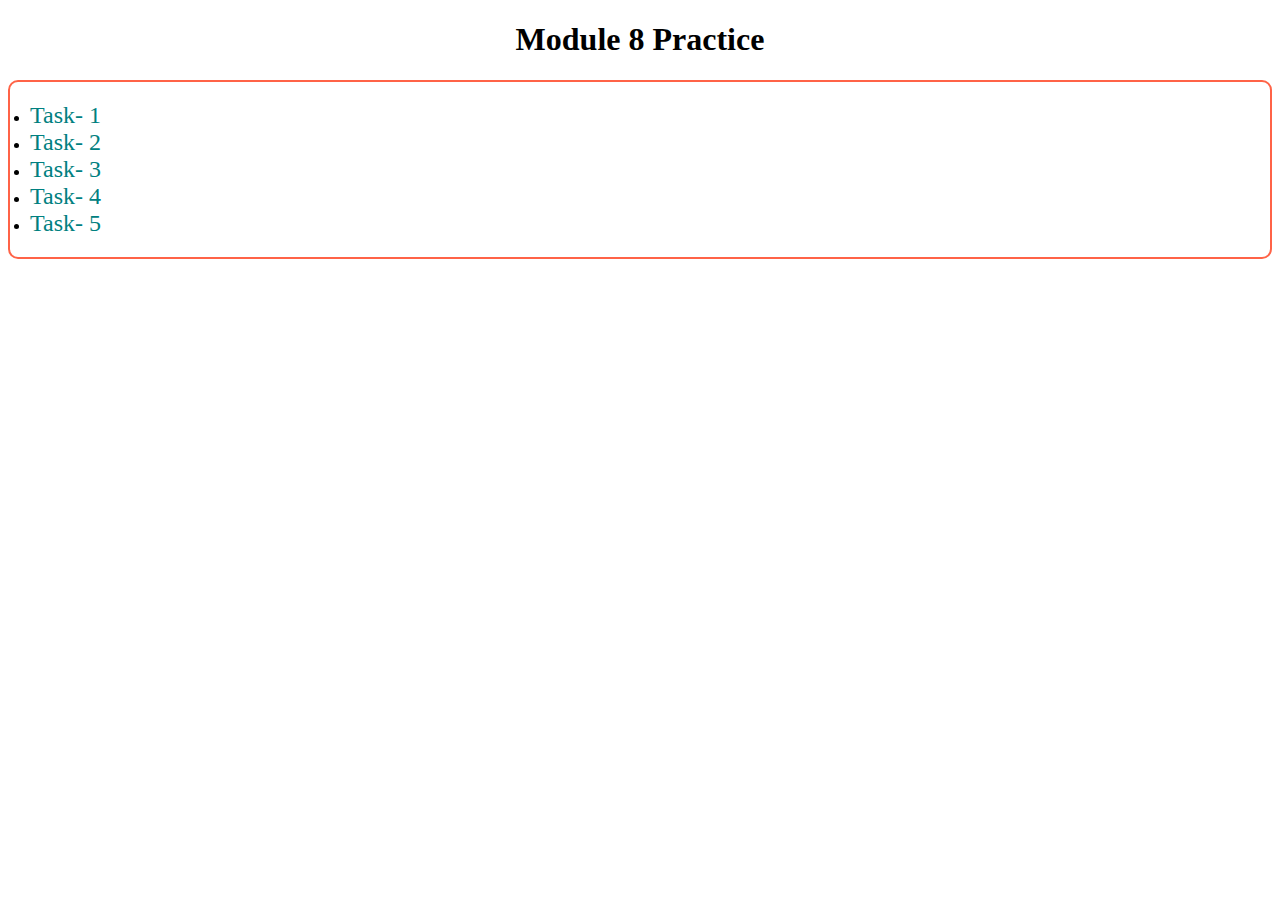
<file: index.html>
<!DOCTYPE html>
<html lang="en">
<head>
  <meta charset="UTF-8">
  <meta name="viewport" content="width=device-width, initial-scale=1.0">
  <title>Module 8 Practice</title>
  <link rel="stylesheet" href="./style/style.css">
</head>
<body>
  <h1>Module 8 Practice</h1>
  <div >
    <li><a href="./task-1.html" target="_blank">Task- 1</a></li>
    <li><a href="./task-2.html" target="_blank">Task- 2</a></li>
    <li><a href="./task-3.html" target="_blank">Task- 3</a></li>
    <li><a href="./task-4.html" target="_blank">Task- 4</a></li>
    <li><a href="./task-5.html" target="_blank">Task- 5</a></li>
  </div>
</body>
</html>
</file>
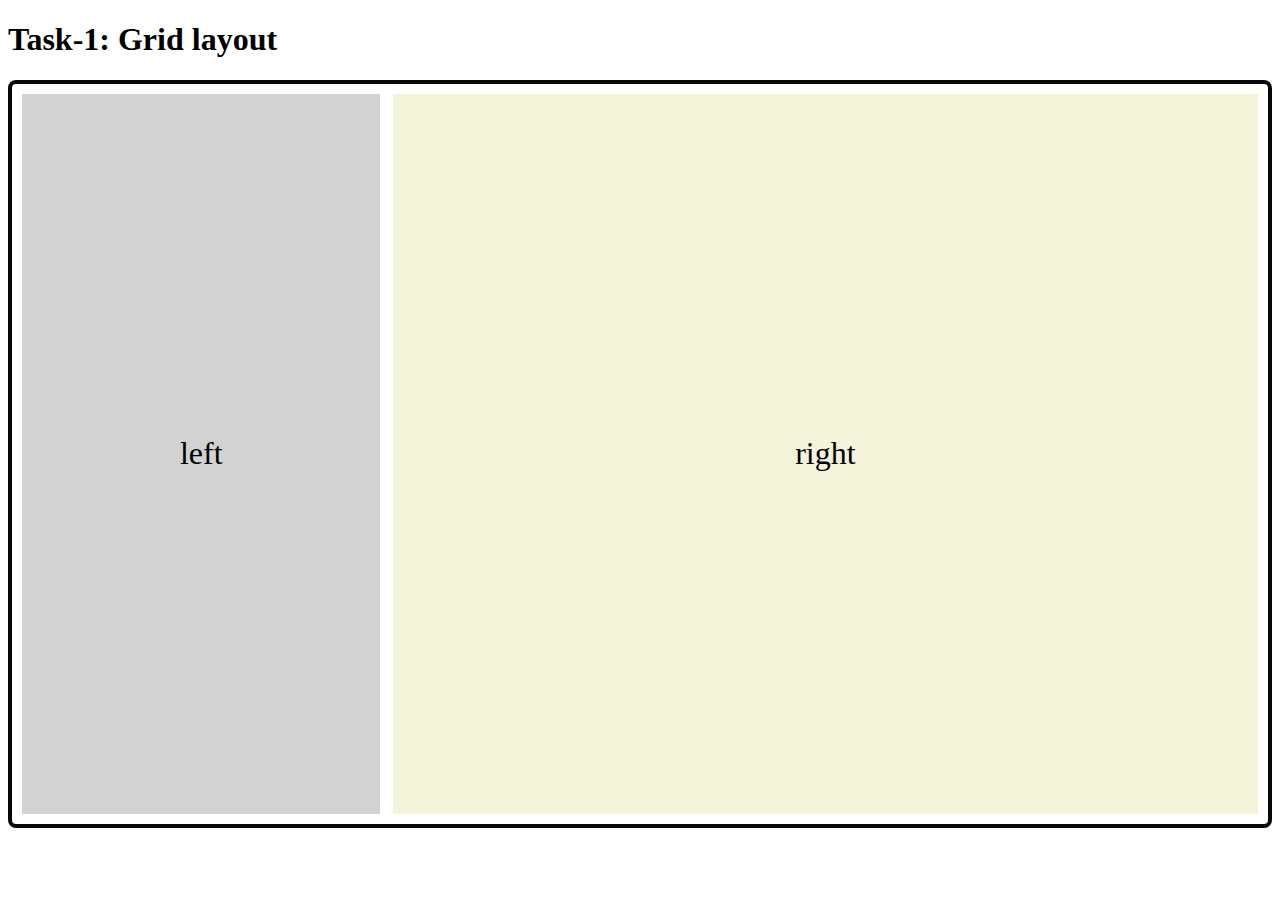
<file: task-1.html>
<!DOCTYPE html>
<html lang="en">
<head>
  <meta charset="UTF-8">
  <meta name="viewport" content="width=device-width, initial-scale=1.0">
  <title>Task-1 grid layout</title>
  <link rel="stylesheet" href="./style/task-1.css">
</head>
<body>
  <h1>Task-1: Grid layout </h1>
  <!-- .grid-container>.left{left}+.right{right} -->
  <div class="grid-container">
    <div class="item left">left</div>
    <div class="item right">right</div>
  </div>
</body>
</html>
</file>
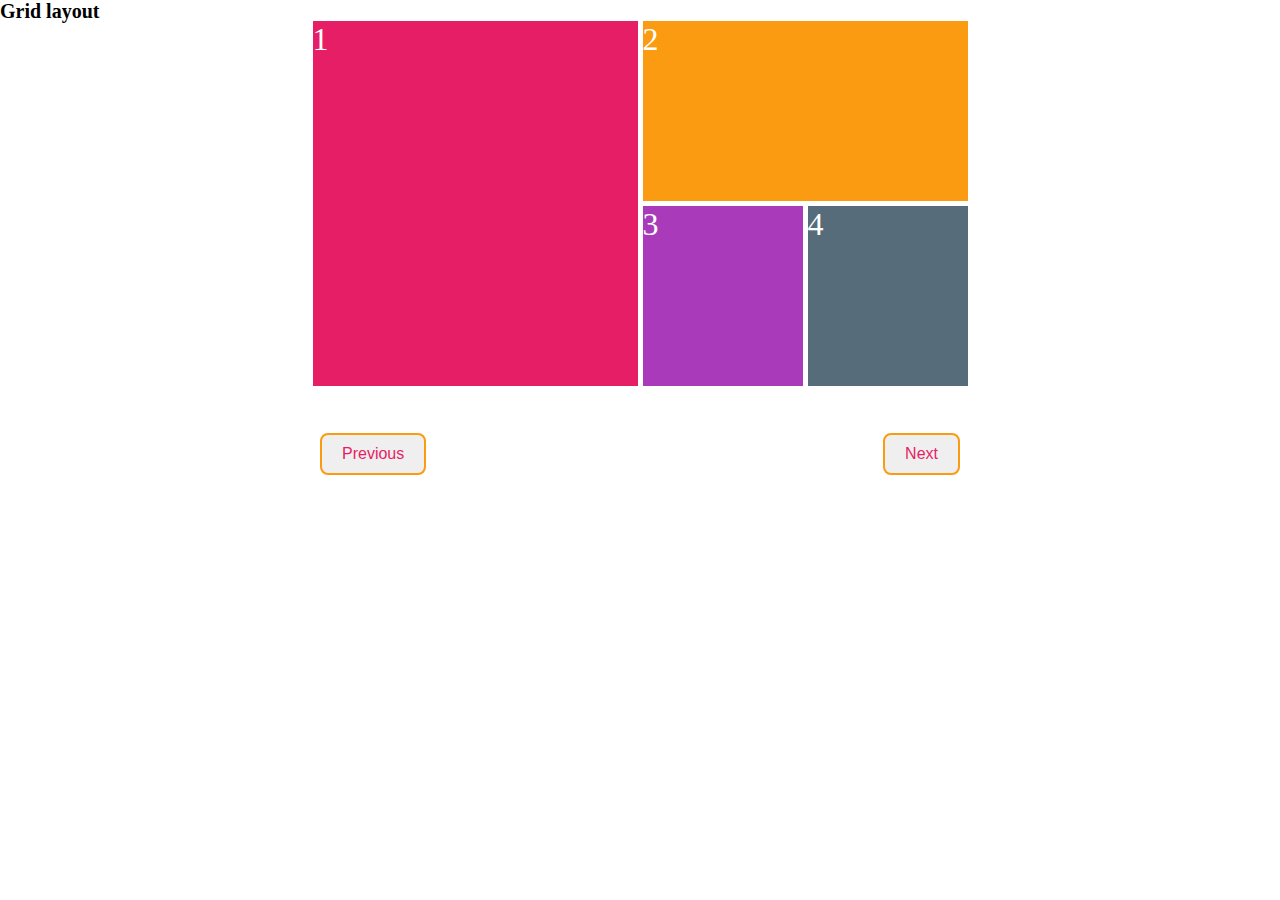
<file: task-2.html>
<!DOCTYPE html>
<html lang="en">
<head>
  <meta charset="UTF-8">
  <meta name="viewport" content="width=device-width, initial-scale=1.0">
  <title>Task -2</title>
  <link rel="stylesheet" href="./style/task-2.css">
</head>
<body>
  <h1>Grid layout</h1>
  <div class="grid-items-container">
    <div class="item item-1">1</div>
    <div class="item item-2">2</div>
    <div class="item item-3">3</div>
    <div class="item item-4">4</div>
  </div>
  <div class="btn-container">
    <button><a href="./task-1.html">Previous</a></button>
    <button><a href="./task-3.html">Next</a></button>
  </div>
</body>
</html>
</file>
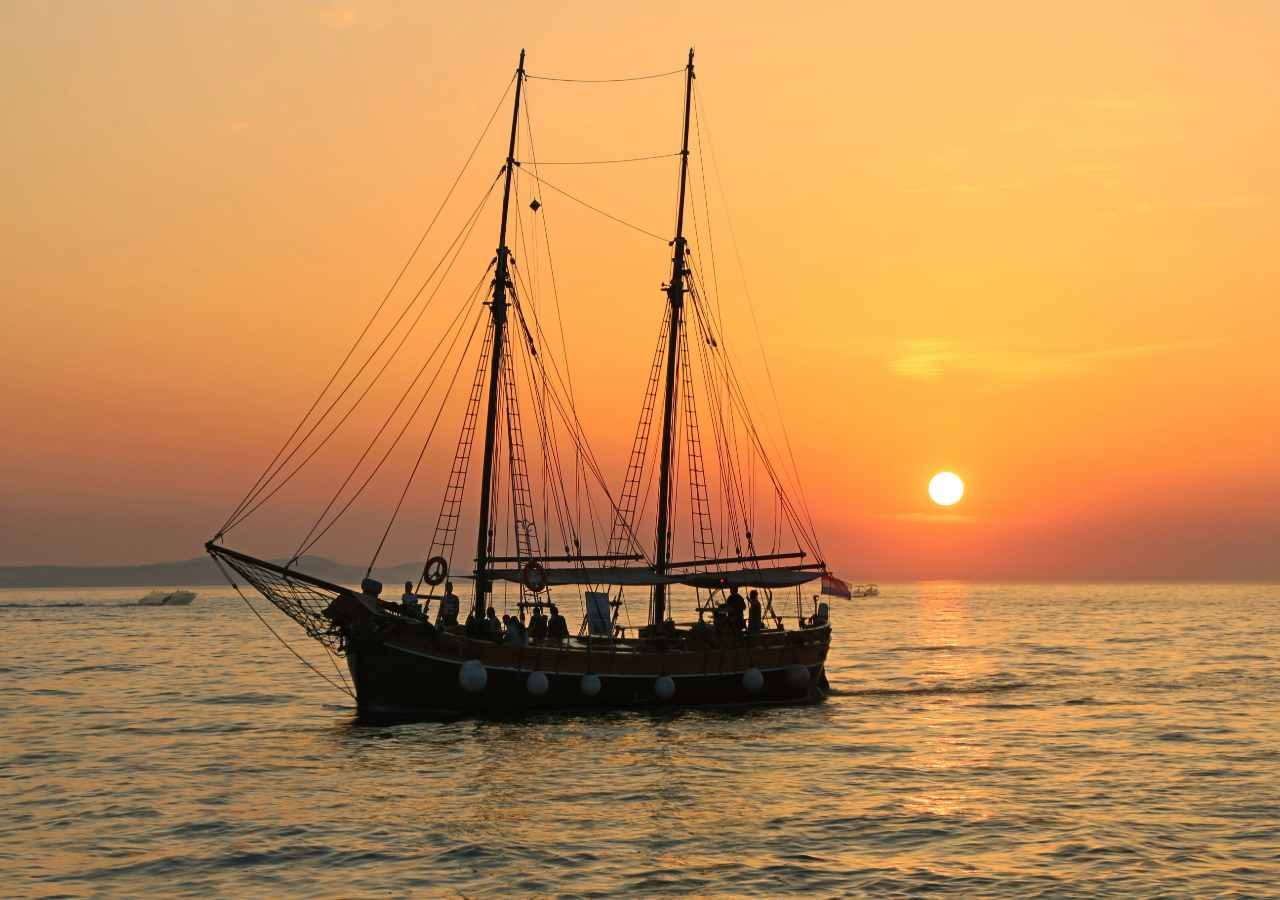
<file: task-3.html>
<!DOCTYPE html>
<html lang="en">
<head>
  <meta charset="UTF-8">
  <meta name="viewport" content="width=device-width, initial-scale=1.0">
  <title>Task 3</title>
  <link rel="stylesheet" href="./style/task-3.css">
</head>
<body>
  <div class="image-container">
    <img src="./image/boat.jpg" alt="a boat">
  </div>
</body>
</html>
</file>
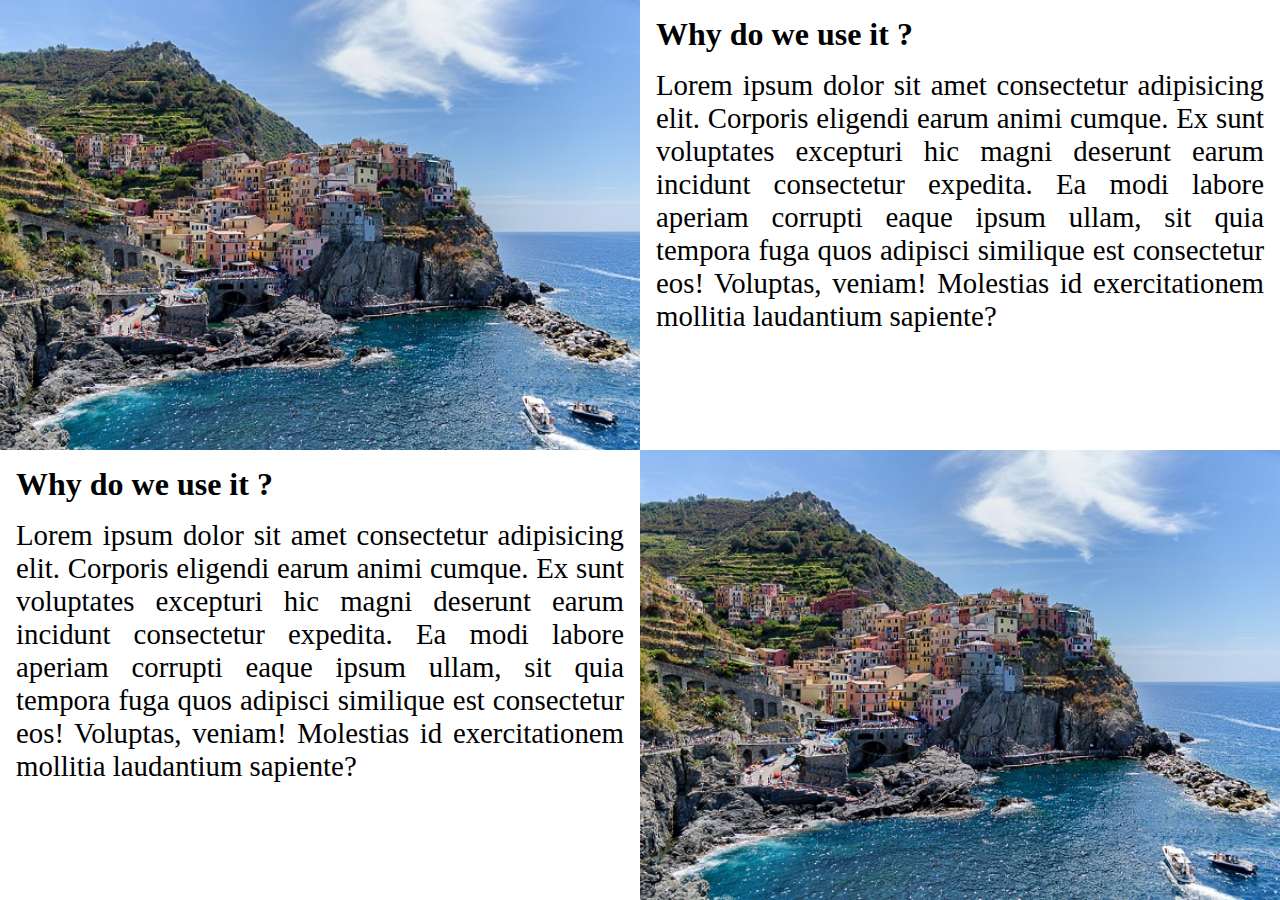
<file: task-5.html>
<!DOCTYPE html>
<html lang="en">
<head>
  <meta charset="UTF-8">
  <meta name="viewport" content="width=device-width, initial-scale=1.0">
  <title>Task-5</title>
  <link rel="stylesheet" href="./style/task-5.css">
</head>
<body>
  <div class="article-container">
    <article class="article article-one ">
      <img src="./image/town-img.jpg" alt="">
      <div class="article-description">
        <h3>Why do we use it ?</h3>
        <p> Lorem ipsum dolor sit amet consectetur adipisicing elit. Corporis eligendi earum animi cumque. Ex sunt voluptates excepturi hic magni deserunt earum incidunt consectetur expedita. Ea modi labore aperiam corrupti eaque ipsum ullam, sit quia tempora fuga quos adipisci similique est consectetur eos! Voluptas, veniam! Molestias id exercitationem mollitia laudantium sapiente?</p>
      </div>
    </article>
    <article class="article article-two ">      
      <div class="article-description">
        <h3>Why do we use it ?</h3>
        <p> Lorem ipsum dolor sit amet consectetur adipisicing elit. Corporis eligendi earum animi cumque. Ex sunt voluptates excepturi hic magni deserunt earum incidunt consectetur expedita. Ea modi labore aperiam corrupti eaque ipsum ullam, sit quia tempora fuga quos adipisci similique est consectetur eos! Voluptas, veniam! Molestias id exercitationem mollitia laudantium sapiente?</p>
      </div>
      <img src="./image/town-img.jpg" alt="">
    </article>
  </div>
</body>
</html>
</file>
<file: style/style.css>
h1{
  text-align: center;
}
div{
  border: 2px solid tomato;
  border-radius: 10px;
  padding: 20px;
}

div li a{
  text-decoration: none;
  color: teal;
  font-size: 1.5rem;
}
</file>
<file: style/task-1.css>
.grid-container{
  display: grid;
  height: 80vh;
  gap: 1%;
  grid-template: 100% / 29% 70%;
  border: 4px solid #070707;
  border-radius: 8px;
  padding: 10px;
}
.item{
  display: flex;
  justify-content: center;
  align-items: center;
  font-size: 2rem;
}
.left{
  background-color: #D2D2D2;
}
.right{
  background-color: #F4F4DB;
}
@media screen and (max-width: 768px ) {
  .grid-container{
    grid-template: 30% 70% / 100%;
    height: 80vh;
    gap: 3%;
  }
}
</file>
<file: style/task-2.css>
* {
  box-sizing: border-box;
  margin: 0;
  padding: 0;
}

body {
  font-size: 62.5%;
}

.grid-items-container {
  display: grid;
  width: 50%;
  height: 40vh;
  gap: 5px;
  margin: 0 auto;
  justify-content: center;
  align-content: center;
  grid-template: repeat(2, 50%)/repeat(4, 25%);
  /*grid-template Syntax: none | [ <'grid-template-rows'> / <'grid-template-columns'> ] | [ <line-names>? <string> <track-size>? <line-names>? ]+ [ / <explicit-track-list> ]? */
  margin-bottom: 50px;
}

.item {
  color: white;
  font-size: 2rem;
}

.item-1 {
  grid-area: 1/1/3/3;
  /*row-star/column-start/row-end/column-end*/
  background-color: #E61E65;
}

.item-2 {
  grid-area: 1/3/2/5;
  background-color: #FB9B11;
}

.item-3 {
  background-color: #A93BBB;
}

.item-4 {
  background-color: #576C7A;
}
.btn-container{
  
  width: 50%;
  margin: 0 auto;
  display: flex;
  justify-content: space-between;
}
button{
  padding: 10px 20px;
  border: 2px solid #FB9B11;
  border-radius: 8px;
}
button a{
  color: #E61E65;
  text-decoration: none;
  font-size: 1rem;

}

@media screen and (max-width: 768px) {
  .grid-items-container {
    width: 100%;
    height: 100vh;
    grid-template: repeat(4, 30%) / 100%; 
  }

  .item-1 {
    grid-area: 1 / 1 / 2 / 2; /* Adjusted grid area for item-1 */
  }

  .item-2 {
    grid-area: 2 / 1 / 3 / 2; /* Adjusted grid area for item-2 */
    background-color: #FB9B11; /* Reapply background color */
  }

  .item-3 {
    grid-area: 3 / 1 / 4 / 2; /* Adjusted grid area for item-3 */
    background-color: #A93BBB; /* Reapply background color */
  }

  .item-4 {
    grid-area: 4 / 1 / 5 / 2; /* Adjusted grid area for item-4 */
    background-color: #576C7A; /* Reapply background color */
  }

}
</file>
<file: style/task-3.css>
*{
  box-sizing: border-box;
  margin: 0;
  padding: 0;
}
.image-container{
  width: 100%;
  height: 100vh;
  overflow: hidden;
}
.image-container img{
  width: 100%;
  height: 100%;
  background-position: center;
  background-size: cover;
}
</file>
<file: style/task-5.css>
*{
  box-sizing: border-box;
  margin: 0;
  padding: 0;
}
body{
  font-size: 62.5%;
}
.article-two{
  display: flex;
  flex-direction: column-reverse;
}
.article img{
  width: 100%;
  border-radius: 10px;
}
.article-description{
  padding: 1.3rem;
  font-size: 1.3rem;
  text-align: justify;
}
.article-description h3{
  margin-bottom: 1rem;
  font-size: 1.5rem;
}
@media  screen and (min-width:768px) and (max-width: 1024px) {
  .article-description {
    padding: 2rem;
    font-size: 2.2rem;
    text-align: justify;
  }
  .article-description h3{
    font-size: 2.5rem;
  }

}
@media  screen and (min-width: 1025px) {
  .article-container{
    width: 100vw;
    height: 100vh;
    overflow: hidden;
  }
  .article{
    display: flex;
    flex-direction: row;
    height: 50%;
  }
  .article img{
    width: 50%;
    height: 100%;
    border-radius: 1px;
  }
  .article-description{
    width: 50%;
    font-size: 1.8rem;
    padding: 1rem;
  }

  .article-description h3{
    font-size: 2rem;
  }
  .article-description p{
    text-align: justify;
    margin-top: 1rem;
    
  }
  
}
</file>
